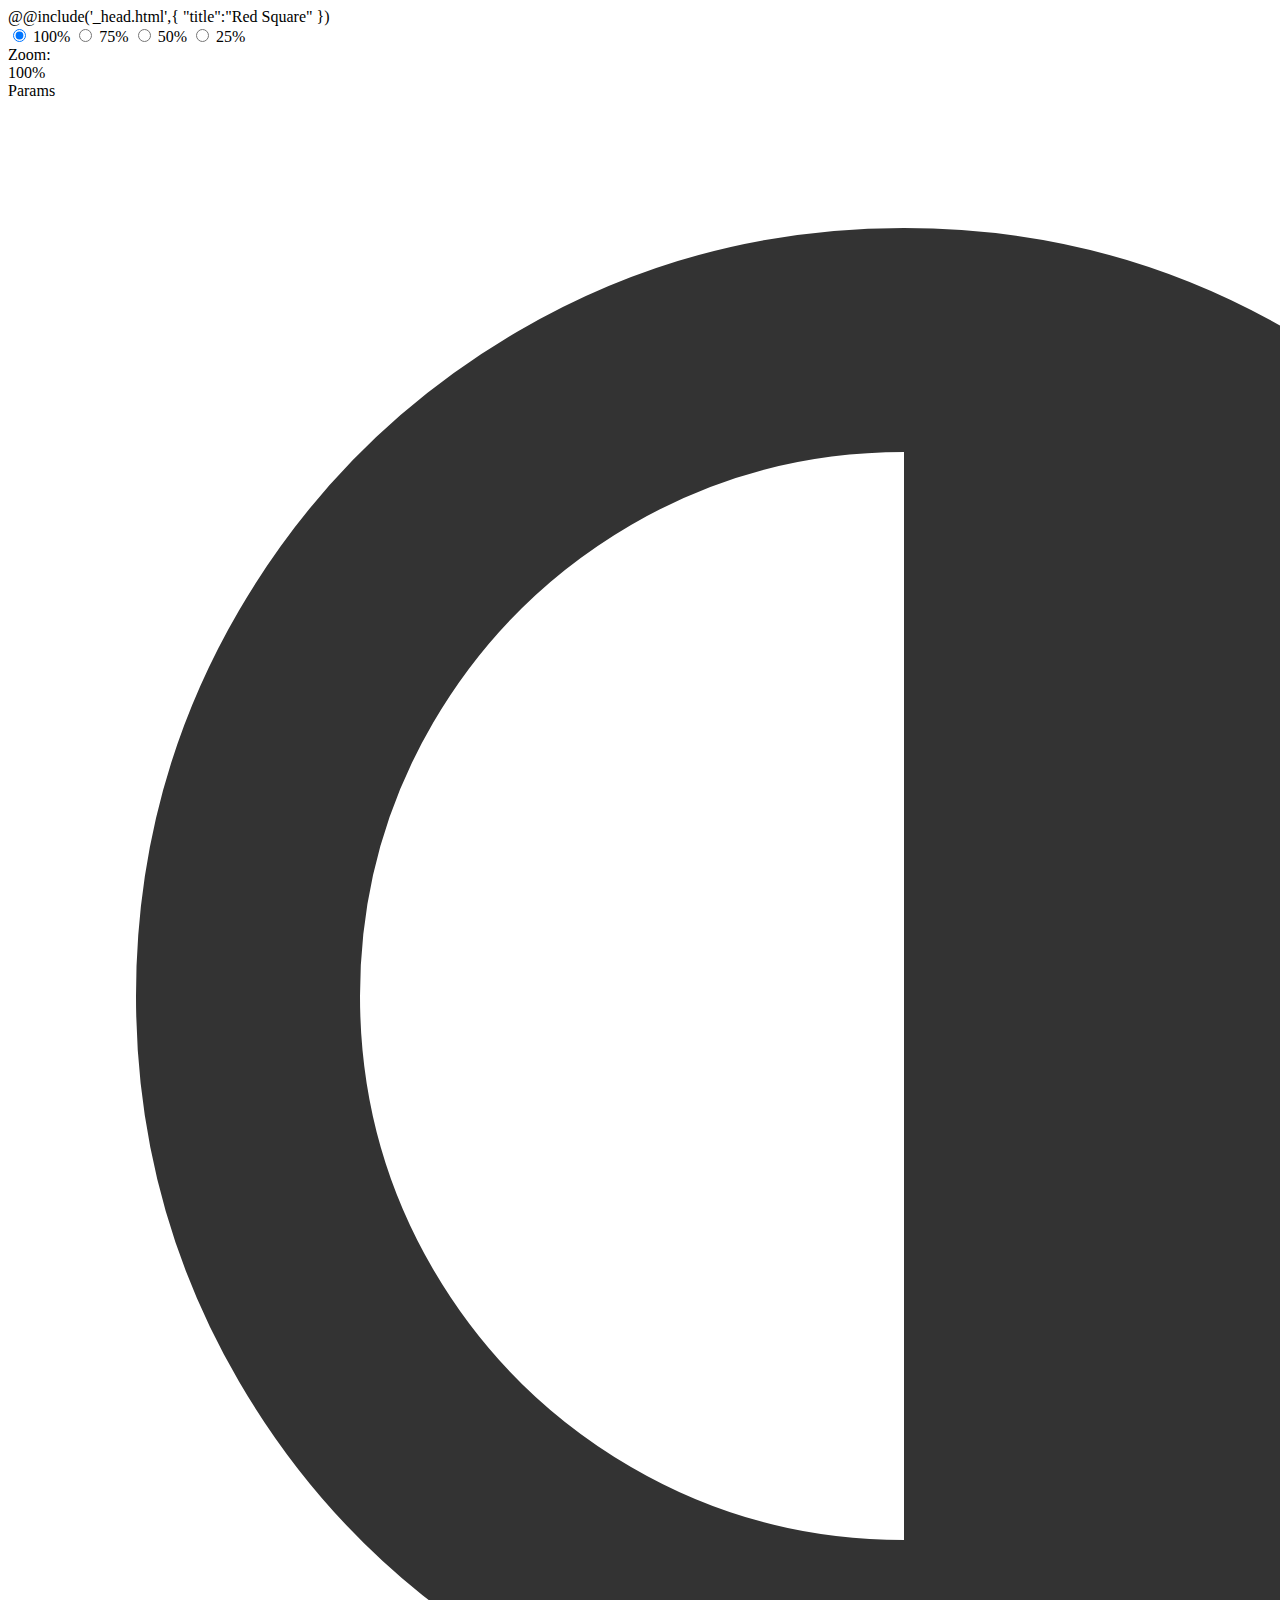
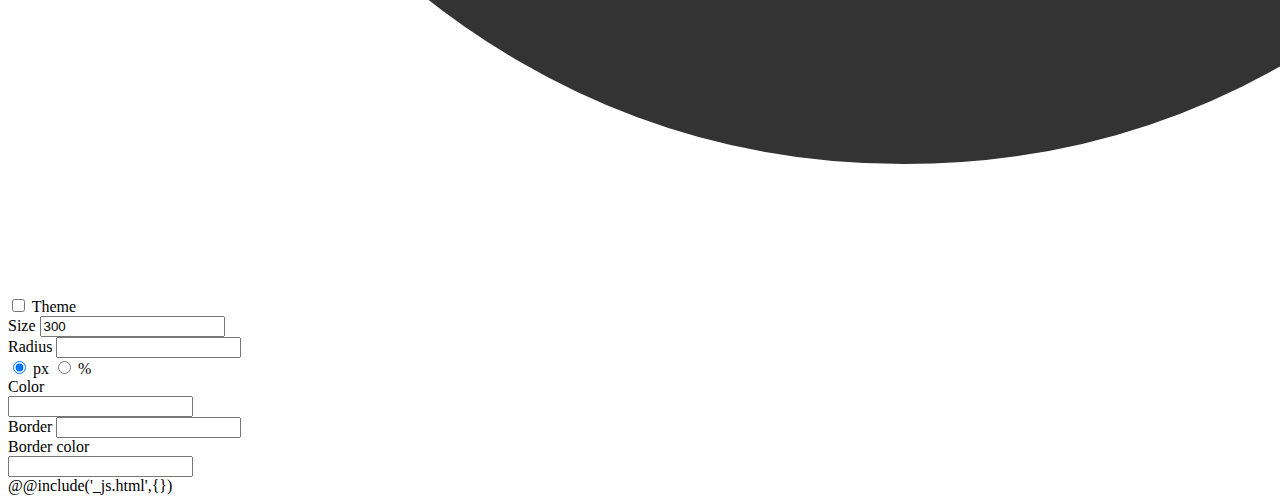
<file: #src/index.html>
<!DOCTYPE html>
<html lang="en">
	@@include('_head.html',{
	"title":"Red Square"
	})
	<body>
		 <div class="wrapper">
			<main class="main">
				<div class='main__content'>
						<div id="redSquare"></div>
				</div>
				<div class="main__zoom zoom-main">
					
					<div class="__select" data-state="">
						<div class="__select__content">
						  <input id="zoom1" class="__select__input" type="radio" name="zoom" checked/>
						  <label for="zoom1" class="__select__label">100%</label>
						  <input id="zoom.75" class="__select__input" type="radio" name="zoom" />
						  <label for="zoom.75" class="__select__label">75%</label>
						  <input id="zoom.50" class="__select__input" type="radio" name="zoom" />
						  <label for="zoom.50" class="__select__label">50%</label>
						  <input id="zoom.25" class="__select__input" type="radio" name="zoom" />
						  <label for="zoom.25" class="__select__label">25%</label>
						</div>
						<div class="zoom-main__text">
						<div class="zoom-main__title">Zoom:</div>
						<div class="__select__title" data-default="По умолчанию">100%</div>
						</div>
					  </div>
				</div>
			</main>
			<aside class="aside">
				<div class="aside__slider"></div>
				<div class="aside__top">
					<div class="aside__title">Params</div>
					<div class="aside__theme">
						<div class="aside__icon">
						<?xml version="1.0" encoding="UTF-8" standalone="no"?>
						<svg xmlns="http://www.w3.org/2000/svg" width="1792" height="1792" viewBox="0 0 1792 1792"><path fill='#333' d="M896 1440v-1088q-148 0-273 73t-198 198-73 273 73 273 198 198 273 73zm768-544q0 209-103 385.5t-279.5 279.5-385.5 103-385.5-103-279.5-279.5-103-385.5 103-385.5 279.5-279.5 385.5-103 385.5 103 279.5 279.5 103 385.5z"/>
						</svg>
						</div>
						<input id="themeChange" name="themeChange" class="aside__change" type="checkbox">
						<label for="themeChange" class="aside__label">Theme</label>
					</div>
					<div class="aside__burger">
						<div class='burger'><span></span></div>
					</div>
				</div>
				<div class="aside__body">
					<div class="aside__item item-aside">
						<label for="size" class="item-aside__label">Size</label>
						<input id="size" type="number" class="item-aside__input" value="300" maxlength="6">
					</div>
					<div class="aside__item item-aside">
						<label for="radius" class="item-aside__label">Radius</label>
						<input id="radius" type="number" class="item-aside__input" maxlength="6">
						<div class="item-aside__choose">
							<input id="radiusPx" name="radiusRadio" type="radio" class="item-aside__hide-input" checked>
							<label for="radiusPx" class="item-aside__radio item-aside__radio_px">px</label>
							<input id="radiusPercent" name="radiusRadio" type="radio" class="item-aside__hide-input">
							<label for="radiusPercent" class="item-aside__radio item-aside__radio_percent">%</label>
						</div>
					</div>
					<div class="aside__item item-aside">
						<label for="color" class="item-aside__label">Color</label>
						<div class="item-aside__color">
							<input id="color" type="text" class="item-aside__input" maxlength="6">
						</div>
					</div>
					<div class="aside__item item-aside">
						<label for="border" class="item-aside__label">Border</label>
						<input id="border" type="number" class="item-aside__input" maxlength="6">
					</div>
					<div class="aside__item item-aside">
						<label for="borderColor" class="item-aside__label">Border color</label>
						<div class="item-aside__color">
							<input id="borderColor" type="text" class="item-aside__input" maxlength="6">
						</div>
					</div>
				</div>
			</aside>
		</div>
		
		@@include('_js.html',{})
	</body>
</html>
</file>
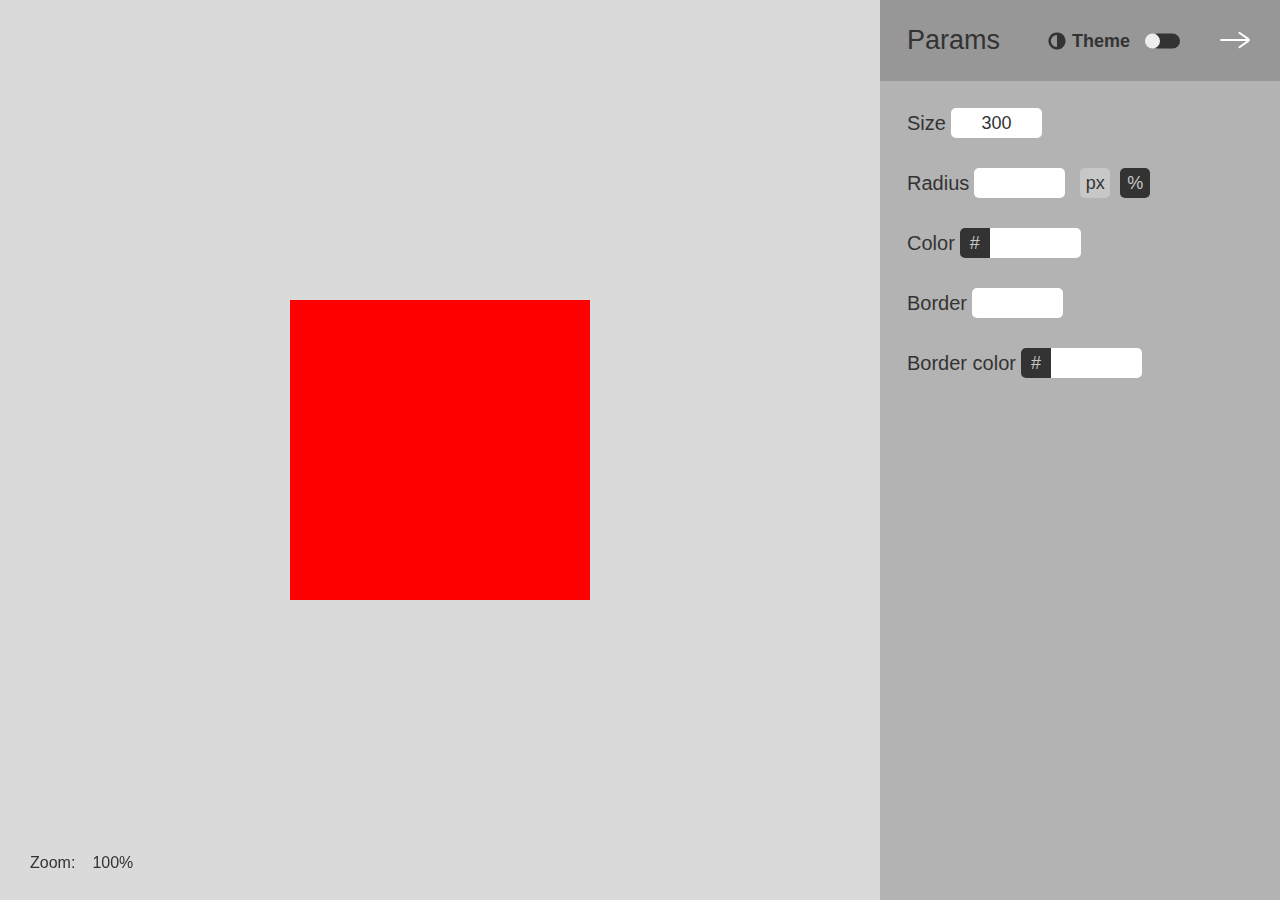
<file: redSquare/index.html>
<!DOCTYPE html><html lang="en">	 <head>	<title>Red Square</title>	<meta charset="UTF-8">	<meta name="format-detection" content="telephone=no">	<link rel="stylesheet" href="css/style.min.css">	<link rel="shortcut icon" href="./img/favicon.ico">	<!-- <meta name="robots" content="noindex, nofollow"> -->	<!-- <meta name="viewport" content="width=device-width, initial-scale=1.0, maximum-scale=1.0, user-scalable=0"> -->	<meta name="viewport" content="width=device-width, initial-scale=1.0"></head>	<body>		 <div class="wrapper">			<main class="main">				<div class='main__content'>						<div id="redSquare"></div>				</div>				<div class="main__zoom zoom-main">										<div class="__select" data-state="">						<div class="__select__content">						  <input id="zoom1" class="__select__input" type="radio" name="zoom" checked/>						  <label for="zoom1" class="__select__label">100%</label>						  <input id="zoom.75" class="__select__input" type="radio" name="zoom" />						  <label for="zoom.75" class="__select__label">75%</label>						  <input id="zoom.50" class="__select__input" type="radio" name="zoom" />						  <label for="zoom.50" class="__select__label">50%</label>						  <input id="zoom.25" class="__select__input" type="radio" name="zoom" />						  <label for="zoom.25" class="__select__label">25%</label>						</div>						<div class="zoom-main__text">						<div class="zoom-main__title">Zoom:</div>						<div class="__select__title" data-default="По умолчанию">100%</div>						</div>					  </div>				</div>			</main>			<aside class="aside">				<div class="aside__slider"></div>				<div class="aside__top">					<div class="aside__title">Params</div>					<div class="aside__theme">						<div class="aside__icon">						<?xml version="1.0" encoding="UTF-8" standalone="no"?>						<svg xmlns="http://www.w3.org/2000/svg" width="1792" height="1792" viewBox="0 0 1792 1792"><path fill='#333' d="M896 1440v-1088q-148 0-273 73t-198 198-73 273 73 273 198 198 273 73zm768-544q0 209-103 385.5t-279.5 279.5-385.5 103-385.5-103-279.5-279.5-103-385.5 103-385.5 279.5-279.5 385.5-103 385.5 103 279.5 279.5 103 385.5z"/>						</svg>						</div>						<input id="themeChange" name="themeChange" class="aside__change" type="checkbox">						<label for="themeChange" class="aside__label">Theme</label>					</div>					<div class="aside__burger">						<div class='burger'><span></span></div>					</div>				</div>				<div class="aside__body">					<div class="aside__item item-aside">						<label for="size" class="item-aside__label">Size</label>						<input id="size" type="number" class="item-aside__input" value="300" maxlength="6">					</div>					<div class="aside__item item-aside">						<label for="radius" class="item-aside__label">Radius</label>						<input id="radius" type="number" class="item-aside__input" maxlength="6">						<div class="item-aside__choose">							<input id="radiusPx" name="radiusRadio" type="radio" class="item-aside__hide-input" checked>							<label for="radiusPx" class="item-aside__radio item-aside__radio_px">px</label>							<input id="radiusPercent" name="radiusRadio" type="radio" class="item-aside__hide-input">							<label for="radiusPercent" class="item-aside__radio item-aside__radio_percent">%</label>						</div>					</div>					<div class="aside__item item-aside">						<label for="color" class="item-aside__label">Color</label>						<div class="item-aside__color">							<input id="color" type="text" class="item-aside__input" maxlength="6">						</div>					</div>					<div class="aside__item item-aside">						<label for="border" class="item-aside__label">Border</label>						<input id="border" type="number" class="item-aside__input" maxlength="6">					</div>					<div class="aside__item item-aside">						<label for="borderColor" class="item-aside__label">Border color</label>						<div class="item-aside__color">							<input id="borderColor" type="text" class="item-aside__input" maxlength="6">						</div>					</div>				</div>			</aside>		</div>				<!-- <script src="https://code.jquery.com/jquery-3.3.1.min.js"></script> --><script src="js/vendors.min.js"></script><script src="js/app.min.js"></script>	</body></html>
</file>
<file: redSquare/css/style.min.css>
@charset "UTF-8";@font-face{font-family:Montserrat;font-display:swap;src:url(../fonts/Montserrat-Bold.woff) format("woff"),url(../fonts/Montserrat-Bold.woff2) format("woff2");font-weight:700;font-style:normal}@font-face{font-family:Montserrat;font-display:swap;src:url(../fonts/Montserrat-Regular.woff) format("woff"),url(../fonts/Montserrat-Regular.woff2) format("woff2");font-weight:400;font-style:normal}@font-face{font-family:Montserrat;font-display:swap;src:url(../fonts/Montserrat-Medium.woff) format("woff"),url(../fonts/Montserrat-Medium.woff2) format("woff2");font-weight:500;font-style:normal}a,abbr,acronym,address,applet,b,big,blockquote,body,caption,center,cite,code,dd,del,dfn,div,dl,dt,em,fieldset,font,form,h1,h2,h3,h4,h5,h6,html,i,iframe,img,ins,kbd,label,legend,li,object,ol,p,pre,q,s,samp,small,span,strike,strong,sub,sup,table,tbody,td,tfoot,th,thead,tr,tt,u,ul,var{margin:0;padding:0;border:0;outline:0;font-size:100%;vertical-align:baseline;background:0 0}*{padding:0;margin:0;border:0}*,:after,:before{-webkit-box-sizing:border-box;box-sizing:border-box}:active,:focus{outline:0}a:active,a:focus{outline:0}aside,footer,header,nav,section{display:block}body,html{height:100%;min-width:320px}body{line-height:1;font-family:Monserrat,sans-serif;-ms-text-size-adjust:100%;-moz-text-size-adjust:100%;-webkit-text-size-adjust:100%}button,input,textarea{font-family:Monserrat,sans-serif}input::-ms-clear{display:none}button{cursor:pointer}button::-moz-focus-inner{padding:0;border:0}a,a:visited{text-decoration:none}a:hover{text-decoration:none}ul li{list-style:none}img{vertical-align:top}h1,h2,h3,h4,h5,h6{font-weight:inherit;font-size:inherit}._ibg{background-position:center;background-size:cover;background-repeat:no-repeat;position:relative}._ibg img{width:0;height:0;position:absolute;top:0;left:0;opacity:0;visibility:hidden}.burger{display:block;position:relative;width:30px;height:20px;z-index:10;cursor:pointer}.burger span{background:#fff;position:absolute;width:100%;height:2px;left:0;top:9px;-webkit-transition:all ease .3s;-o-transition:all ease .3s;transition:all ease .3s;border-radius:5px}.burger:before{content:"";background:#fff;position:absolute;height:2px;right:-1px;top:1px;-webkit-transition:all ease .3s;-o-transition:all ease .3s;transition:all ease .3s;-webkit-transform:rotate(35deg);-ms-transform:rotate(35deg);transform:rotate(35deg);width:13px;-webkit-transform-origin:left bottom;-ms-transform-origin:left bottom;transform-origin:left bottom;border-radius:5px}.burger:after{content:"";background:#fff;position:absolute;height:2px;right:-1px;bottom:1px;-webkit-transition:all ease .3s;-o-transition:all ease .3s;transition:all ease .3s;-webkit-transform:rotate(-35deg);-ms-transform:rotate(-35deg);transform:rotate(-35deg);width:13px;-webkit-transform-origin:left top;-ms-transform-origin:left top;transform-origin:left top;border-radius:5px}.burger_active:before{width:100%;-webkit-transform:rotate(0);-ms-transform:rotate(0);transform:rotate(0);right:0;top:0}.burger_active:after{-webkit-transform:rotate(0);-ms-transform:rotate(0);transform:rotate(0);width:100%;right:0;bottom:0}.__select{position:relative;height:40px;width:auto}.__select[data-state=active] .__select__title::after{-webkit-transform:translateY(-50%) rotate(180deg);-ms-transform:translateY(-50%) rotate(180deg);transform:translateY(-50%) rotate(180deg)}.__select[data-state=active] .__select__content{opacity:1;visibility:visible}.__select[data-state=active] .__select__label+.__select__input+.__select__label{max-height:40px;border-top-width:1px}.__select__title{display:-webkit-box;display:-ms-flexbox;display:flex;-webkit-box-align:center;-ms-flex-align:center;align-items:center;-webkit-box-pack:center;-ms-flex-pack:center;justify-content:center;height:100%;padding:10px 0;color:#333;font-size:16px;font-weight:500;font-weight:300;width:65px;cursor:pointer;-webkit-transition:all .1s ease-in-out;-o-transition:all .1s ease-in-out;transition:all .1s ease-in-out}.__select__title::after{content:"";position:absolute;top:50%;right:16px;display:block;width:14px;height:8px;-webkit-transition:all .3s ease-in-out;-o-transition:all .3s ease-in-out;transition:all .3s ease-in-out;-webkit-transform:translateY(-50%);-ms-transform:translateY(-50%);transform:translateY(-50%)}.__select__content{position:absolute;top:0;right:0;display:-webkit-box;display:-ms-flexbox;display:flex;-webkit-box-orient:vertical;-webkit-box-direction:normal;-ms-flex-direction:column;flex-direction:column;background-color:#fff;border:1px solid #333;-webkit-transition:all .3s ease-in-out;-o-transition:all .3s ease-in-out;transition:all .3s ease-in-out;opacity:0;visibility:hidden;z-index:8;-webkit-transform:translateY(-100%);-ms-transform:translateY(-100%);transform:translateY(-100%)}.__select__input{display:none}.__select__input:checked+label{background-color:#333;color:#fff}.__select__input:disabled+label{opacity:.6;pointer-events:none}.__select__label{display:-webkit-box;display:-ms-flexbox;display:flex;-webkit-box-align:center;-ms-flex-align:center;align-items:center;-webkit-box-pack:center;-ms-flex-pack:center;justify-content:center;width:65px;color:#333;font-size:14px;font-weight:300;min-height:40px;max-height:0;padding:5px 0;-webkit-transition:all .3s ease-in-out;-o-transition:all .3s ease-in-out;transition:all .3s ease-in-out;overflow:hidden;white-space:nowrap;cursor:pointer}.main{-webkit-box-flex:1;-ms-flex:1 1 100%;flex:1 1 100%;background:#dadada;padding:30px;overflow-y:auto;-webkit-transition:background .1s ease-in-out,-webkit-box-flex .3s ease-in-out;transition:background .1s ease-in-out,-webkit-box-flex .3s ease-in-out;-o-transition:flex .3s ease-in-out,background .1s ease-in-out;transition:flex .3s ease-in-out,background .1s ease-in-out;transition:flex .3s ease-in-out,background .1s ease-in-out,-webkit-box-flex .3s ease-in-out,-ms-flex .3s ease-in-out;height:100vh;position:relative}.main::-webkit-scrollbar{width:15px}.main::-webkit-scrollbar-thumb{background:#949494;border-radius:8px;border:3px solid #dadada}.main::-webkit-scrollbar-track{background:0 0}.main._active{-webkit-box-flex:0;-ms-flex:0 0 100%;flex:0 0 100%}.main__content{width:100%;min-height:100%;display:-webkit-box;display:-ms-flexbox;display:flex;-webkit-box-pack:center;-ms-flex-pack:center;justify-content:center;-webkit-box-align:center;-ms-flex-align:center;align-items:center;-webkit-transition:all .1s ease-in-out;-o-transition:all .1s ease-in-out;transition:all .1s ease-in-out}.main #redSquare{-webkit-transition:all .1s ease-in-out;-o-transition:all .1s ease-in-out;transition:all .1s ease-in-out;z-index:2}.zoom-main{position:fixed;bottom:15px;left:30px;z-index:3}.zoom-main__title{margin:0 5px 0 0;font-size:16px;color:#333;-webkit-transition:all .1s ease-in-out;-o-transition:all .1s ease-in-out;transition:all .1s ease-in-out}.zoom-main__text{display:-webkit-box;display:-ms-flexbox;display:flex;-webkit-box-align:center;-ms-flex-align:center;align-items:center}.aside{-ms-flex-negative:0;flex-shrink:0;background:#b3b3b3;-webkit-transition:background .1s ease-in-out;-o-transition:background .1s ease-in-out;transition:background .1s ease-in-out;min-width:400px;position:relative;height:100vh;display:-webkit-box;display:-ms-flexbox;display:flex;-webkit-box-orient:vertical;-webkit-box-direction:normal;-ms-flex-direction:column;flex-direction:column;z-index:4}.aside__theme{display:-webkit-box;display:-ms-flexbox;display:flex;-webkit-box-align:center;-ms-flex-align:center;align-items:center}.aside__icon{width:20px;height:20px;margin:0 5px 0 0}.aside__icon svg{width:100%;height:100%}.aside__icon svg path{-webkit-transition:all .1s ease-in-out;-o-transition:all .1s ease-in-out;transition:all .1s ease-in-out}.aside__change{display:none}.aside__label{font-size:18px;font-weight:700;color:#333;position:relative;padding:0 50px 0 0;cursor:pointer;-webkit-transition:all .1s ease-in-out;-o-transition:all .1s ease-in-out;transition:all .1s ease-in-out}.aside__label:after{content:'';position:absolute;top:50%;-webkit-transform:translateY(-50%);-ms-transform:translateY(-50%);transform:translateY(-50%);right:0;width:30px;height:15px;border-radius:10px;background:#333;-webkit-transition:all .3s ease-in-out;-o-transition:all .3s ease-in-out;transition:all .3s ease-in-out}.aside__label:before{content:'';position:absolute;top:50%;-webkit-transform:translateY(-50%);-ms-transform:translateY(-50%);transform:translateY(-50%);right:20px;width:15px;height:15px;background:#eee;border-radius:50%;z-index:2;-webkit-transition:all .3s ease-in-out;-o-transition:all .3s ease-in-out;transition:all .3s ease-in-out}.aside__slider{width:15px;height:100%;background:#e3e3e3;position:absolute;top:50%;-webkit-transform:translateY(-50%);-ms-transform:translateY(-50%);transform:translateY(-50%);left:0;-webkit-transition:all .2s ease-in-out;-o-transition:all .2s ease-in-out;transition:all .2s ease-in-out;display:-webkit-box;display:-ms-flexbox;display:flex;-webkit-box-pack:center;-ms-flex-pack:center;justify-content:center;-webkit-box-align:center;-ms-flex-align:center;align-items:center;opacity:0;visibility:hidden;cursor:e-resize}.aside__slider:after{content:'';height:50px;width:8px;background:#a3a3a3;border-radius:8px}.aside._hide{width:0}.aside__burger{position:fixed;top:30px;right:30px;z-index:10}.aside__top{padding:27px 100px 27px 27px;-webkit-transition:background .1s ease-in-out;-o-transition:background .1s ease-in-out;transition:background .1s ease-in-out;background:#979797;display:-webkit-box;display:-ms-flexbox;display:flex;-webkit-box-align:center;-ms-flex-align:center;align-items:center;-webkit-box-pack:justify;-ms-flex-pack:justify;justify-content:space-between}.aside__title{font-size:27px;color:#333;-webkit-transition:color .1s ease-in-out;-o-transition:color .1s ease-in-out;transition:color .1s ease-in-out}.aside__body{padding:27px;overflow:auto;height:100%}.aside__body::-webkit-scrollbar{width:15px}.aside__body::-webkit-scrollbar-thumb{background:#979797;border-radius:8px;border:3px solid #b3b3b3}.aside__body::-webkit-scrollbar-track{background:0 0}input::-webkit-inner-spin-button,input::-webkit-outer-spin-button{-webkit-appearance:none;margin:0}input[type=number]{-moz-appearance:textfield}.item-aside{display:-webkit-box;display:-ms-flexbox;display:flex;margin:0 0 30px 0}.item-aside:last-child{margin:0}.item-aside__label{font-size:20px;color:#333;font-weight:500;margin:0 5px 0 0;-ms-flex-item-align:center;align-self:center;-webkit-transition:all .1s ease-in-out;-o-transition:all .1s ease-in-out;transition:all .1s ease-in-out}.item-aside__input{font-size:18px;color:#333;width:91px;height:30px;padding:0 15px;border-radius:5px;overflow:hidden;text-align:center;-webkit-transition:all .1s ease-in-out;-o-transition:all .1s ease-in-out;transition:all .1s ease-in-out}.item-aside__choose{display:-webkit-box;display:-ms-flexbox;display:flex;margin:0 0 0 15px}.item-aside__hide-input{display:none}.item-aside__hide-input:checked+label{color:#333;background:#c7c7c7}.item-aside__color{height:30px;width:121px;position:relative}.item-aside__color:before{content:'#';position:absolute;top:0;left:0;height:100%;width:30px;background:#333;border-radius:5px 0 0 5px;z-index:2;display:-webkit-box;display:-ms-flexbox;display:flex;-webkit-box-pack:center;-ms-flex-pack:center;justify-content:center;-webkit-box-align:center;-ms-flex-align:center;align-items:center;font-size:18px;color:#c7c7c7;-webkit-transition:all .1s ease-in-out;-o-transition:all .1s ease-in-out;transition:all .1s ease-in-out}.item-aside__color input{width:calc(100% - 30px);height:100%;position:absolute;top:0;left:30px;border-radius:0 5px 5px 0}.item-aside__radio{font-size:18px;color:#c7c7c7;-webkit-transition:all .3s ease-in-out;-o-transition:all .3s ease-in-out;transition:all .3s ease-in-out;background:#333;border-radius:5px;width:30px;height:30px;display:-webkit-box;display:-ms-flexbox;display:flex;-webkit-box-pack:center;-ms-flex-pack:center;justify-content:center;-webkit-box-align:center;-ms-flex-align:center;align-items:center;cursor:pointer;margin:0 10px 0 0}.item-aside__radio:last-child{margin:0}._container{max-width:1170px;margin:0 auto}.wrapper{width:100%;min-height:100%;max-height:100vh;overflow:hidden;display:-webkit-box;display:-ms-flexbox;display:flex}.page{-webkit-box-flex:1;-ms-flex:1 1 auto;flex:1 1 auto}body.hidden{overflow:hidden}body._dark .main{background:#6b6b6b}body._dark .main::-webkit-scrollbar-thumb{background:#eee;border-radius:8px;border:3px solid #6b6b6b}body._dark .main::-webkit-scrollbar-track{background:0 0}body._dark .zoom-main__title{color:#fff}body._dark .__select__title{color:#fff}body._dark .__select__content{-webkit-transition:all .3s ease-in-out,border .1s ease-in-out,background-color .1s ease-in-out;-o-transition:all .3s ease-in-out,border .1s ease-in-out,background-color .1s ease-in-out;transition:all .3s ease-in-out,border .1s ease-in-out,background-color .1s ease-in-out;background-color:#333;border:1px solid #eee}body._dark .__select__input:checked+label{-webkit-transition:all .3s ease-in-out,border .1s ease-in-out,background-color .1s ease-in-out;-o-transition:all .3s ease-in-out,border .1s ease-in-out,background-color .1s ease-in-out;transition:all .3s ease-in-out,border .1s ease-in-out,background-color .1s ease-in-out;background-color:#eee;color:#111}body._dark .__select__label{color:#eee}body._dark .aside{background:#333}body._dark .aside__top{background:#111}body._dark .aside__icon svg path{fill:#fff}body._dark .aside__label{color:#fff}body._dark .aside__label:after{background:#333}body._dark .aside__label:before{right:-5px;background:#fff;width:20px;height:20px}body._dark .aside__title{color:#fff}body._dark .aside__slider{background:#a3a3a3}body._dark .aside__slider:after{content:'';height:50px;width:8px;background:#e3e3e3;border-radius:8px}body._dark .aside__body::-webkit-scrollbar-thumb{background:#eee;border-radius:8px;border:3px solid #333}body._dark .item-aside__label{color:#fff}body._dark .item-aside__input{color:#fff;background:#111}body._dark .item-aside__hide-input:checked+label{color:#111;background:#fff}body._dark .item-aside__color:before{background:#fff;color:#111}body._dark .item-aside__radio{color:#fff;background:#111}@media (min-width:992px){.__select__label:hover{background-color:#333;color:#fff}.aside:hover .aside__slider{opacity:1;visibility:visible}body._dark .__select__label:hover{background-color:#eee;color:#111}}@media (max-width:1182px){._container{max-width:970px}}@media (max-width:991.98px){.aside{min-width:300px}.aside__icon{margin:0}.aside__label{padding:0 40px 0 0}.aside__burger{top:20px;right:20px}.aside__top{padding:20px 70px 20px 20px}.aside__title{font-size:24px;margin:0 15px 0 0}._container{max-width:750px}}@media (max-width:767.98px){._container{max-width:none;padding:0 10px}}@media (max-width:479.98px){.aside{min-width:100%;width:100%}.aside__top{-webkit-box-pack:start;-ms-flex-pack:start;justify-content:flex-start}}@media (max-width:375px){.aside__label{font-size:0}.item-aside__label{font-size:18px}.item-aside__input{padding:0 10px;width:81px}.item-aside__color{width:111px}}
</file>
